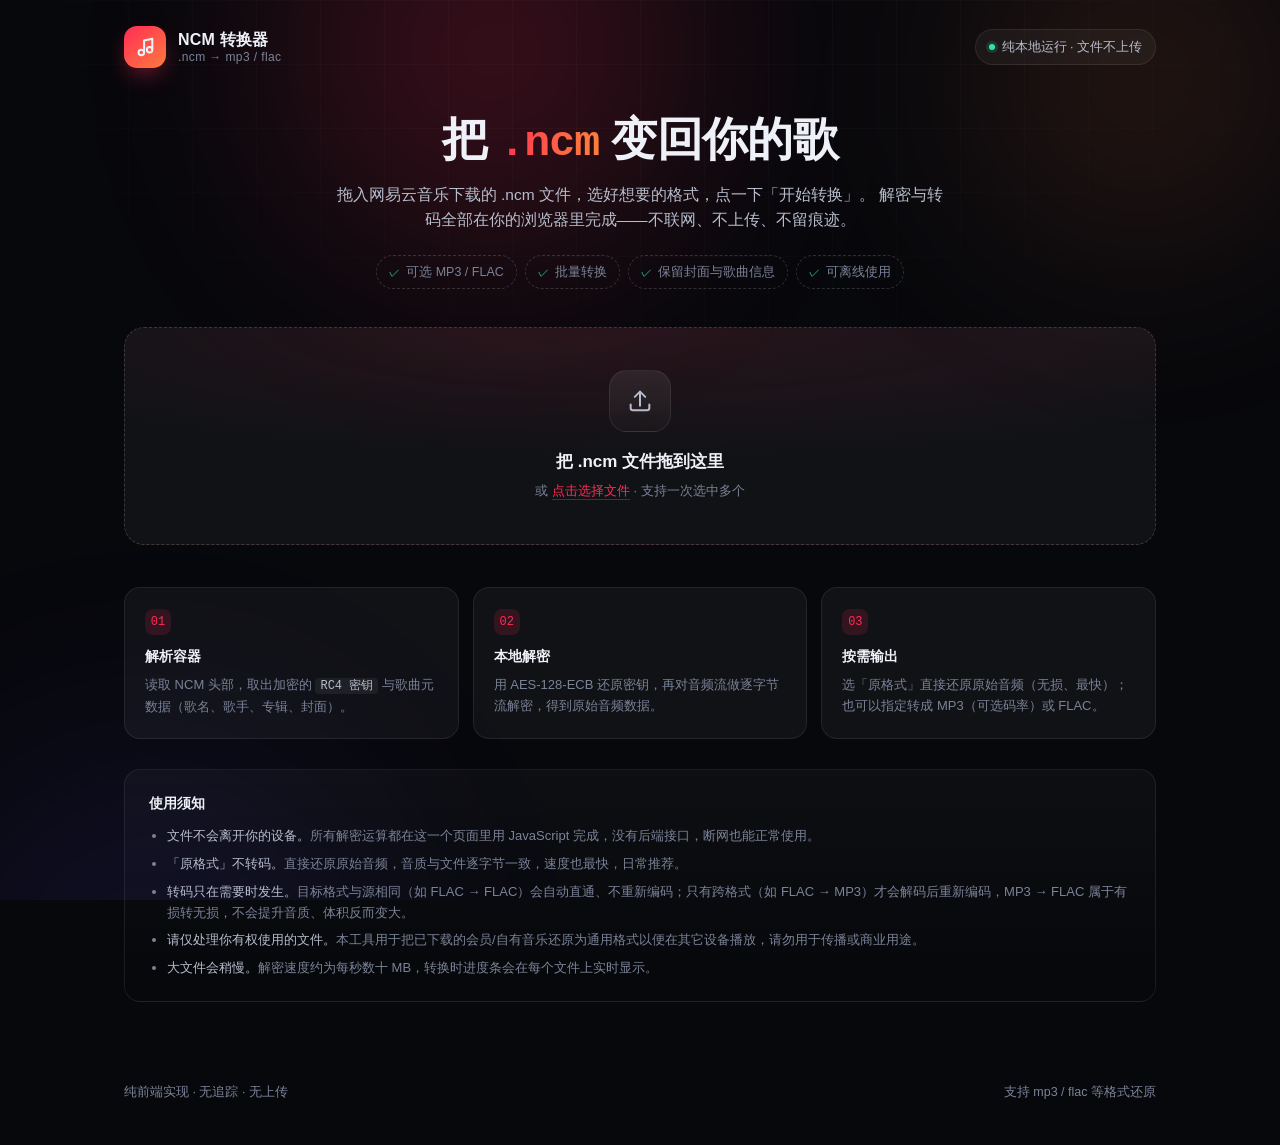
<file: index.html>
<!DOCTYPE html>
<html lang="zh-CN">
<head>
<meta charset="utf-8">
<meta name="viewport" content="width=device-width, initial-scale=1, viewport-fit=cover">
<title>NCM 转换器 · 把 .ncm 变回 MP3 / FLAC</title>
<meta name="description" content="网易云音乐 .ncm 文件转换工具：在浏览器本地解密为 MP3、FLAC 等通用格式，支持批量、保留歌曲信息与封面，文件不上传服务器。">
<meta name="color-scheme" content="dark">
<link rel="icon" href="data:image/svg+xml,%3Csvg xmlns='http://www.w3.org/2000/svg' viewBox='0 0 100 100'%3E%3Crect width='100' height='100' rx='24' fill='%23ff2d55'/%3E%3Cpath d='M62 24v34a11 11 0 1 1-6-9.8V36L40 41v26a11 11 0 1 1-6-9.8V33z' fill='%23fff'/%3E%3C/svg%3E">
<link rel="stylesheet" href="assets/style.css">
</head>
<body>

<div class="aurora" aria-hidden="true"><span></span><span></span><span></span></div>

<header class="topbar">
  <a class="brand" href="./index.html">
    <span class="brand-mark" aria-hidden="true">
      <svg viewBox="0 0 24 24" fill="none" stroke="currentColor" stroke-width="2.2" stroke-linecap="round" stroke-linejoin="round">
        <circle cx="8" cy="18" r="3"></circle>
        <path d="M11 18V5l9-2v11"></path>
        <circle cx="17" cy="15" r="3"></circle>
      </svg>
    </span>
    <span class="brand-text">
      <strong>NCM 转换器</strong>
      <em>.ncm → mp3 / flac</em>
    </span>
  </a>
  <div class="topbar-meta">
    <span class="pill"><i class="dot"></i><span class="long">纯本地运行 · 文件不上传</span><span class="short">本地运行</span></span>
  </div>
</header>

<main>
  <section class="hero">
    <h1>把 <span class="hl">.ncm</span> 变回你的歌</h1>
    <p class="lede">
      拖入网易云音乐下载的 .ncm 文件，选好想要的格式，点一下「开始转换」。
      解密与转码全部在你的浏览器里完成——不联网、不上传、不留痕迹。
    </p>
    <ul class="hero-tags">
      <li>可选 MP3 / FLAC</li>
      <li>批量转换</li>
      <li>保留封面与歌曲信息</li>
      <li>可离线使用</li>
    </ul>
  </section>

  <section class="dropzone" id="dropzone" tabindex="0" role="button"
           aria-label="选择或拖入 .ncm 文件">
    <div class="dz-inner">
      <div class="dz-icon" aria-hidden="true">
        <svg viewBox="0 0 24 24" fill="none" stroke="currentColor" stroke-width="1.7" stroke-linecap="round" stroke-linejoin="round">
          <path d="M12 16V4"></path>
          <path d="M7.5 8.5 12 4l4.5 4.5"></path>
          <path d="M4 15v3a2 2 0 0 0 2 2h12a2 2 0 0 0 2-2v-3"></path>
        </svg>
      </div>
      <p class="dz-title">把 .ncm 文件拖到这里</p>
      <p class="dz-sub">或 <span class="dz-link">点击选择文件</span> · 支持一次选中多个</p>
    </div>
    <input id="fileInput" type="file" accept=".ncm" multiple hidden>
  </section>

  <section class="board" id="board" hidden aria-live="polite">
    <div class="board-head">
      <div class="board-title">
        <h2>转换列表</h2>
        <p id="boardStats">—</p>
      </div>
      <div class="board-actions">
        <div class="field">
          <span class="field-label">输出格式</span>
          <div class="seg" id="formatSeg" role="radiogroup" aria-label="输出格式">
            <button type="button" class="seg-btn is-active" data-format="original" role="radio" aria-checked="true">原格式</button>
            <button type="button" class="seg-btn" data-format="mp3" role="radio" aria-checked="false">MP3</button>
            <button type="button" class="seg-btn" data-format="flac" role="radio" aria-checked="false">FLAC</button>
          </div>
        </div>
        <div class="field" id="bitrateField" hidden>
          <span class="field-label">码率</span>
          <select class="select" id="bitrateSel" aria-label="MP3 码率">
            <option value="128">128 kbps</option>
            <option value="192" selected>192 kbps</option>
            <option value="320">320 kbps</option>
          </select>
        </div>
        <button class="btn btn-ghost" id="zipBtn" type="button" disabled hidden>打包下载</button>
        <button class="btn btn-ghost" id="clearBtn" type="button">清空</button>
        <button class="btn btn-primary" id="startBtn" type="button" disabled>开始转换</button>
      </div>
    </div>
    <p class="board-hint" id="boardHint">原格式：直接还原原始音频，不重新编码，音质无损</p>
    <ul class="list" id="list"></ul>
  </section>

  <section class="grid-3">
    <div class="card">
      <span class="num">01</span>
      <h3>解析容器</h3>
      <p>读取 NCM 头部，取出加密的 <code>RC4 密钥</code> 与歌曲元数据（歌名、歌手、专辑、封面）。</p>
    </div>
    <div class="card">
      <span class="num">02</span>
      <h3>本地解密</h3>
      <p>用 AES-128-ECB 还原密钥，再对音频流做逐字节流解密，得到原始音频数据。</p>
    </div>
    <div class="card">
      <span class="num">03</span>
      <h3>按需输出</h3>
      <p>选「原格式」直接还原原始音频（无损、最快）；也可以指定转成 MP3（可选码率）或 FLAC。</p>
    </div>
  </section>

  <section class="notes">
    <h3>使用须知</h3>
    <ul>
      <li><strong>文件不会离开你的设备。</strong>所有解密运算都在这一个页面里用 JavaScript 完成，没有后端接口，断网也能正常使用。</li>
      <li><strong>「原格式」不转码。</strong>直接还原原始音频，音质与文件逐字节一致，速度也最快，日常推荐。</li>
      <li><strong>转码只在需要时发生。</strong>目标格式与源相同（如 FLAC → FLAC）会自动直通、不重新编码；只有跨格式（如 FLAC → MP3）才会解码后重新编码，MP3 → FLAC 属于有损转无损，不会提升音质、体积反而变大。</li>
      <li><strong>请仅处理你有权使用的文件。</strong>本工具用于把已下载的会员/自有音乐还原为通用格式以便在其它设备播放，请勿用于传播或商业用途。</li>
      <li><strong>大文件会稍慢。</strong>解密速度约为每秒数十 MB，转换时进度条会在每个文件上实时显示。</li>
    </ul>
  </section>
</main>

<footer>
  <span>纯前端实现 · 无追踪 · 无上传</span>
  <span>支持 mp3 / flac 等格式还原</span>
</footer>

<div class="toasts" id="toasts" aria-live="polite"></div>

<script src="vendor/lame.min.js"></script>
<script src="js/aes.js"></script>
<script src="js/flac-encoder.js"></script>
<script src="js/ncm.js"></script>
<script src="js/zip.js"></script>
<script src="js/transcode.js"></script>
<script src="js/app.js"></script>
</body>
</html>
</file>
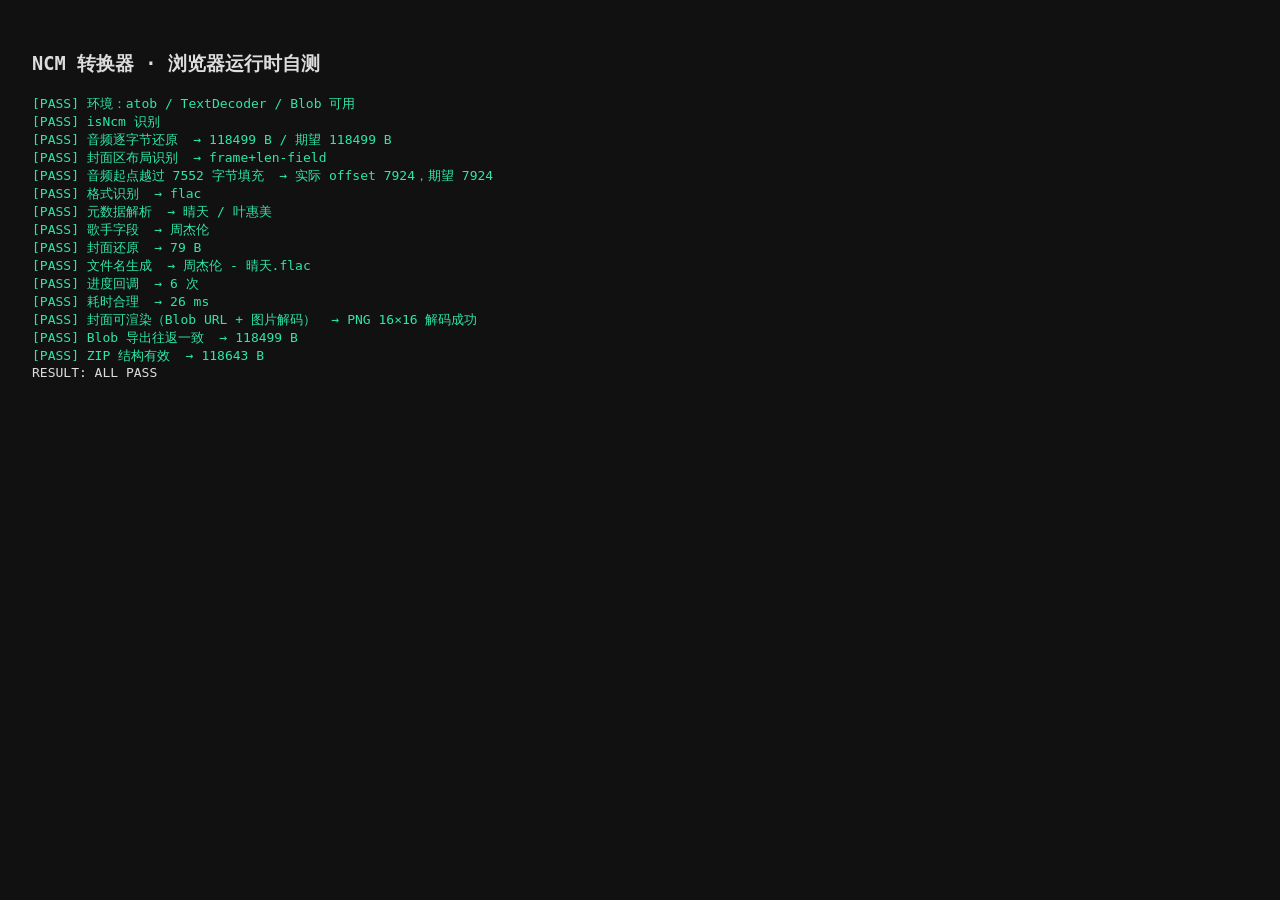
<file: test/browser-test.html>
<!DOCTYPE html>
<html lang="zh-CN">
<head>
<meta charset="utf-8">
<title>浏览器端功能自测</title>
<style>
  body { font-family: ui-monospace, Consolas, monospace; background: #111; color: #ddd; padding: 24px; }
  .pass { color: #2ee6a8; }
  .fail { color: #ff5d5d; }
</style>
</head>
<body>
<h3>NCM 转换器 · 浏览器运行时自测</h3>
<pre id="out">running…</pre>

<script src="../js/aes.js"></script>
<script src="../js/ncm.js"></script>
<script src="../js/zip.js"></script>
<script src="sample.js"></script>
<script>
function fnv1a(u8) {
  var h = 0x811c9dc5;
  for (var i = 0; i < u8.length; i++) {
    h ^= u8[i];
    h = Math.imul(h, 0x01000193) >>> 0;
  }
  return h.toString(16).padStart(8, '0');
}

function line(label, ok, extra) {
  var p = document.createElement('div');
  p.className = ok ? 'pass' : 'fail';
  p.textContent = (ok ? '[PASS] ' : '[FAIL] ') + label + (extra ? '  → ' + extra : '');
  document.getElementById('out').appendChild(p);
  if (!ok) window.__failed = true;
}

(async function () {
  var out = document.getElementById('out');
  out.textContent = '';
  try {
    var bin = atob(window.NCM_SAMPLE.b64);
    var bytes = new Uint8Array(bin.length);
    for (var i = 0; i < bin.length; i++) bytes[i] = bin.charCodeAt(i);

    line('环境：atob / TextDecoder / Blob 可用',
      typeof atob === 'function' && typeof TextDecoder === 'function' && typeof Blob === 'function');

    var ab = bytes.buffer.slice(bytes.byteOffset, bytes.byteOffset + bytes.byteLength);
    line('isNcm 识别', NcmParser.isNcm(ab));

    var progressCalls = 0;
    var t0 = performance.now();
    var res = await NcmParser.parse(ab, { onProgress: function () { progressCalls++; } });
    var cost = Math.round(performance.now() - t0);

    line('音频逐字节还原', fnv1a(res.audio) === NCM_SAMPLE.payloadHash && res.audio.length === NCM_SAMPLE.payloadSize,
      res.audio.length + ' B / 期望 ' + NCM_SAMPLE.payloadSize + ' B');
    // 关键回归点：音频起点必须在封面填充之后（旧实现会把填充当音频开头）
    var expectedStart = window.NCM_SAMPLE.size - window.NCM_SAMPLE.payloadSize;
    line('封面区布局识别', res.diag && res.diag.layout === 'frame+len-field', res.diag ? res.diag.layout : 'n/a');
    line('音频起点越过 ' + window.NCM_SAMPLE.padLen + ' 字节填充',
      res.diag && res.diag.audioStart === expectedStart,
      res.diag ? '实际 offset ' + res.diag.audioStart + '，期望 ' + expectedStart : 'n/a');

    line('格式识别', res.format === 'flac', res.format);
    line('元数据解析', res.meta && res.meta.musicName === '晴天' && res.meta.album === '叶惠美',
      res.meta ? res.meta.musicName + ' / ' + res.meta.album : 'null');
    line('歌手字段', res.artist === '周杰伦', res.artist);
    line('封面还原', res.image && res.image.length === NCM_SAMPLE.coverSize && fnv1a(res.image) === NCM_SAMPLE.coverHash,
      res.image ? res.image.length + ' B' : 'null');
    line('文件名生成', res.fileName === '周杰伦 - 晴天.flac', res.fileName);
    line('进度回调', progressCalls > 0, progressCalls + ' 次');
    line('耗时合理', cost < 2000, cost + ' ms');

    // 封面能被浏览器解码为图片对象
    var coverOk = await new Promise(function (resolve) {
      var img = new Image();
      var url = URL.createObjectURL(new Blob([res.image], { type: 'image/jpeg' }));
      img.onload = function () { URL.revokeObjectURL(url); resolve(true); };
      img.onerror = function () { URL.revokeObjectURL(url); resolve(false); };
      img.src = url;
      setTimeout(function () { resolve(false); }, 1500);
    });
    line('封面可渲染（Blob URL + 图片解码）', coverOk, coverOk ? 'PNG 16×16 解码成功' : '浏览器无法解码');

    // 下载链路：Blob 能否正确取回原始字节
    var dl = new Blob([res.audio], { type: 'audio/flac' });
    var back = new Uint8Array(await dl.arrayBuffer());
    line('Blob 导出往返一致', fnv1a(back) === NCM_SAMPLE.payloadHash && back.length === NCM_SAMPLE.payloadSize, dl.size + ' B');

    // ZIP 打包
    var zip = NcmZip.createZip([{ name: res.fileName, data: res.audio }]);
    var zb = new Uint8Array(await zip.arrayBuffer());
    var sig = zb[0] === 0x50 && zb[1] === 0x4b && zb[2] === 0x03 && zb[3] === 0x04;
    var eocd = zb[zb.length - 22] === 0x50 && zb[zb.length - 21] === 0x4b;
    line('ZIP 结构有效', sig && eocd, zip.size + ' B');

    var summary = document.createElement('div');
    summary.id = 'verdict';
    summary.textContent = window.__failed ? 'RESULT: FAILED' : 'RESULT: ALL PASS';
    out.appendChild(summary);
  } catch (e) {
    var err = document.createElement('div');
    err.className = 'fail';
    err.id = 'verdict';
    err.textContent = 'RESULT: EXCEPTION ' + (e && e.stack ? e.stack : e);
    out.appendChild(err);
  }
})();
</script>
</body>
</html>
</file>
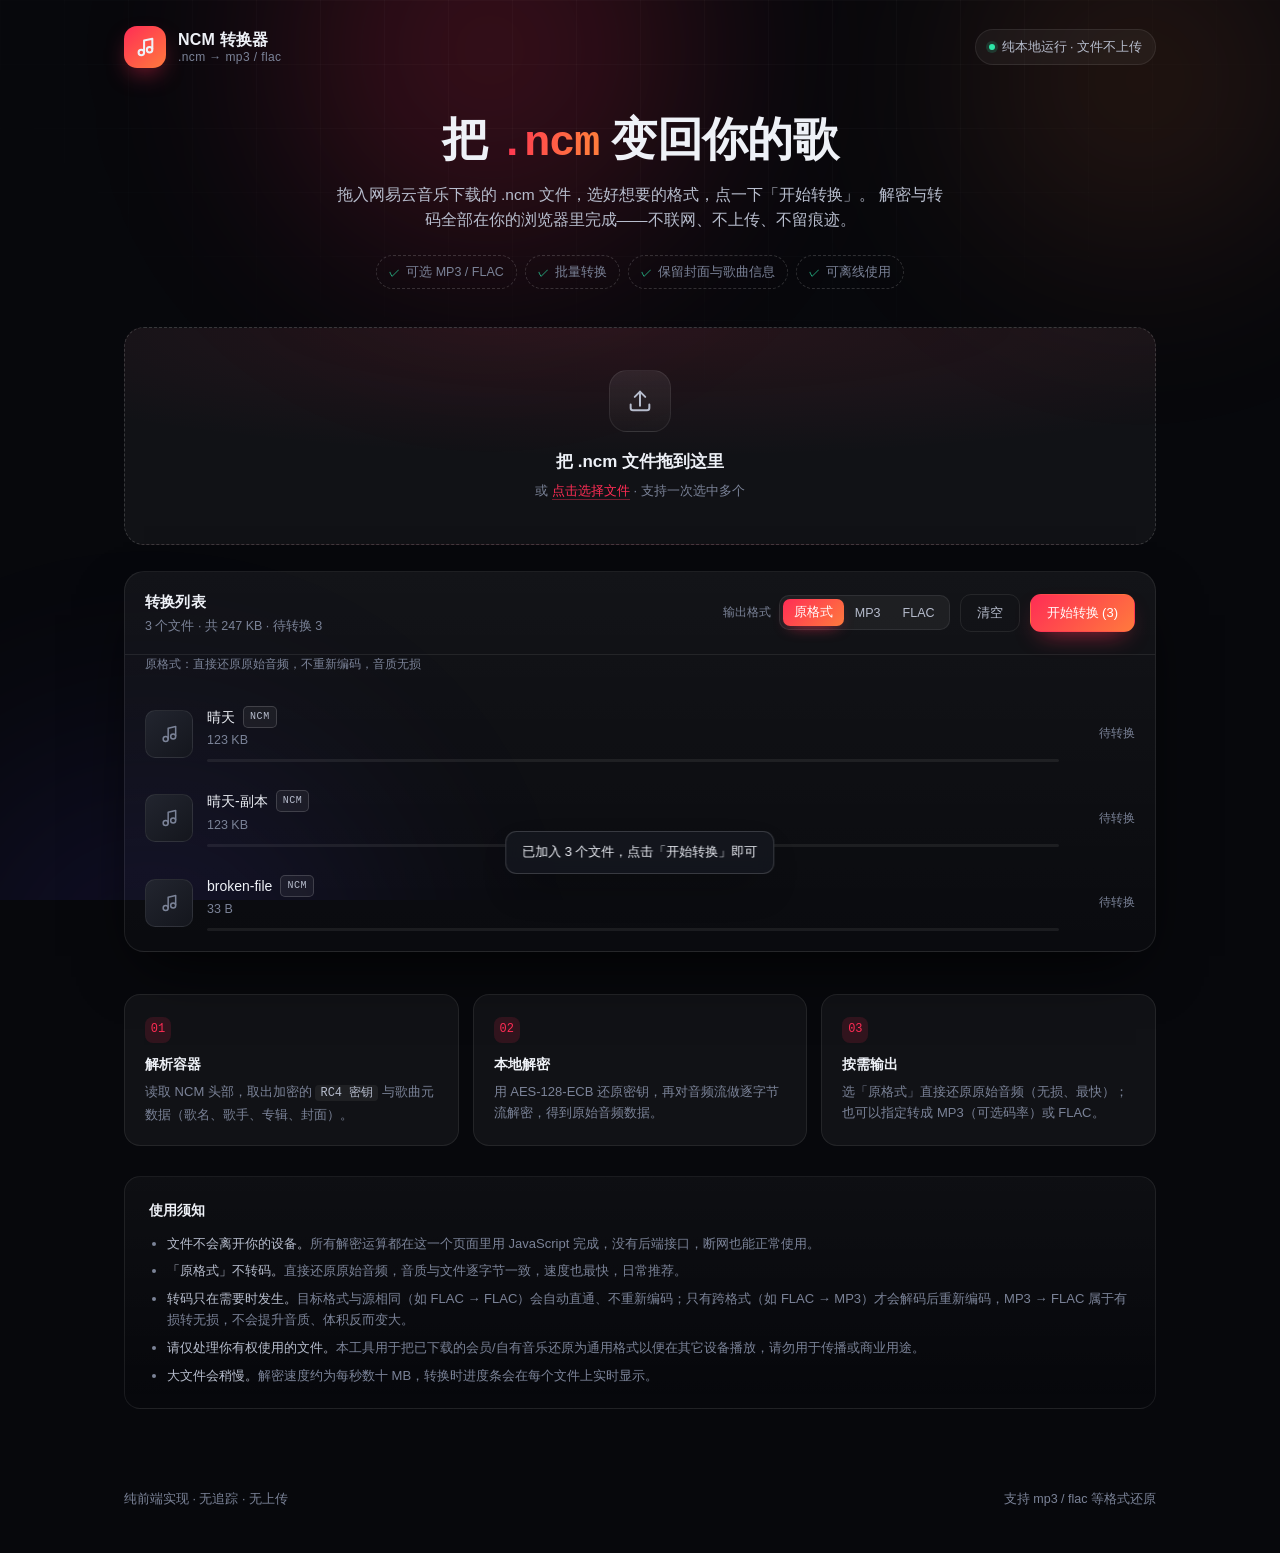
<file: test/preview.html>
<!DOCTYPE html>
<html lang="zh-CN">
<head>
<meta charset="utf-8">
<meta name="viewport" content="width=device-width, initial-scale=1, viewport-fit=cover">
<title>NCM 转换器 · 把 .ncm 变回 MP3 / FLAC</title>
<meta name="description" content="网易云音乐 .ncm 文件转换工具：在浏览器本地解密为 MP3、FLAC 等通用格式，支持批量、保留歌曲信息与封面，文件不上传服务器。">
<meta name="color-scheme" content="dark">
<link rel="icon" href="data:image/svg+xml,%3Csvg xmlns='http://www.w3.org/2000/svg' viewBox='0 0 100 100'%3E%3Crect width='100' height='100' rx='24' fill='%23ff2d55'/%3E%3Cpath d='M62 24v34a11 11 0 1 1-6-9.8V36L40 41v26a11 11 0 1 1-6-9.8V33z' fill='%23fff'/%3E%3C/svg%3E">
<link rel="stylesheet" href="../assets/style.css">
</head>
<body>

<div class="aurora" aria-hidden="true"><span></span><span></span><span></span></div>

<header class="topbar">
  <a class="brand" href="./index.html">
    <span class="brand-mark" aria-hidden="true">
      <svg viewBox="0 0 24 24" fill="none" stroke="currentColor" stroke-width="2.2" stroke-linecap="round" stroke-linejoin="round">
        <circle cx="8" cy="18" r="3"></circle>
        <path d="M11 18V5l9-2v11"></path>
        <circle cx="17" cy="15" r="3"></circle>
      </svg>
    </span>
    <span class="brand-text">
      <strong>NCM 转换器</strong>
      <em>.ncm → mp3 / flac</em>
    </span>
  </a>
  <div class="topbar-meta">
    <span class="pill"><i class="dot"></i><span class="long">纯本地运行 · 文件不上传</span><span class="short">本地运行</span></span>
  </div>
</header>

<main>
  <section class="hero">
    <h1>把 <span class="hl">.ncm</span> 变回你的歌</h1>
    <p class="lede">
      拖入网易云音乐下载的 .ncm 文件，选好想要的格式，点一下「开始转换」。
      解密与转码全部在你的浏览器里完成——不联网、不上传、不留痕迹。
    </p>
    <ul class="hero-tags">
      <li>可选 MP3 / FLAC</li>
      <li>批量转换</li>
      <li>保留封面与歌曲信息</li>
      <li>可离线使用</li>
    </ul>
  </section>

  <section class="dropzone" id="dropzone" tabindex="0" role="button"
           aria-label="选择或拖入 .ncm 文件">
    <div class="dz-inner">
      <div class="dz-icon" aria-hidden="true">
        <svg viewBox="0 0 24 24" fill="none" stroke="currentColor" stroke-width="1.7" stroke-linecap="round" stroke-linejoin="round">
          <path d="M12 16V4"></path>
          <path d="M7.5 8.5 12 4l4.5 4.5"></path>
          <path d="M4 15v3a2 2 0 0 0 2 2h12a2 2 0 0 0 2-2v-3"></path>
        </svg>
      </div>
      <p class="dz-title">把 .ncm 文件拖到这里</p>
      <p class="dz-sub">或 <span class="dz-link">点击选择文件</span> · 支持一次选中多个</p>
    </div>
    <input id="fileInput" type="file" accept=".ncm" multiple hidden>
  </section>

  <section class="board" id="board" hidden aria-live="polite">
    <div class="board-head">
      <div class="board-title">
        <h2>转换列表</h2>
        <p id="boardStats">—</p>
      </div>
      <div class="board-actions">
        <div class="field">
          <span class="field-label">输出格式</span>
          <div class="seg" id="formatSeg" role="radiogroup" aria-label="输出格式">
            <button type="button" class="seg-btn is-active" data-format="original" role="radio" aria-checked="true">原格式</button>
            <button type="button" class="seg-btn" data-format="mp3" role="radio" aria-checked="false">MP3</button>
            <button type="button" class="seg-btn" data-format="flac" role="radio" aria-checked="false">FLAC</button>
          </div>
        </div>
        <div class="field" id="bitrateField" hidden>
          <span class="field-label">码率</span>
          <select class="select" id="bitrateSel" aria-label="MP3 码率">
            <option value="128">128 kbps</option>
            <option value="192" selected>192 kbps</option>
            <option value="320">320 kbps</option>
          </select>
        </div>
        <button class="btn btn-ghost" id="zipBtn" type="button" disabled hidden>打包下载</button>
        <button class="btn btn-ghost" id="clearBtn" type="button">清空</button>
        <button class="btn btn-primary" id="startBtn" type="button" disabled>开始转换</button>
      </div>
    </div>
    <p class="board-hint" id="boardHint">原格式：直接还原原始音频，不重新编码，音质无损</p>
    <ul class="list" id="list"></ul>
  </section>

  <section class="grid-3">
    <div class="card">
      <span class="num">01</span>
      <h3>解析容器</h3>
      <p>读取 NCM 头部，取出加密的 <code>RC4 密钥</code> 与歌曲元数据（歌名、歌手、专辑、封面）。</p>
    </div>
    <div class="card">
      <span class="num">02</span>
      <h3>本地解密</h3>
      <p>用 AES-128-ECB 还原密钥，再对音频流做逐字节流解密，得到原始音频数据。</p>
    </div>
    <div class="card">
      <span class="num">03</span>
      <h3>按需输出</h3>
      <p>选「原格式」直接还原原始音频（无损、最快）；也可以指定转成 MP3（可选码率）或 FLAC。</p>
    </div>
  </section>

  <section class="notes">
    <h3>使用须知</h3>
    <ul>
      <li><strong>文件不会离开你的设备。</strong>所有解密运算都在这一个页面里用 JavaScript 完成，没有后端接口，断网也能正常使用。</li>
      <li><strong>「原格式」不转码。</strong>直接还原原始音频，音质与文件逐字节一致，速度也最快，日常推荐。</li>
      <li><strong>转码只在需要时发生。</strong>目标格式与源相同（如 FLAC → FLAC）会自动直通、不重新编码；只有跨格式（如 FLAC → MP3）才会解码后重新编码，MP3 → FLAC 属于有损转无损，不会提升音质、体积反而变大。</li>
      <li><strong>请仅处理你有权使用的文件。</strong>本工具用于把已下载的会员/自有音乐还原为通用格式以便在其它设备播放，请勿用于传播或商业用途。</li>
      <li><strong>大文件会稍慢。</strong>解密速度约为每秒数十 MB，转换时进度条会在每个文件上实时显示。</li>
    </ul>
  </section>
</main>

<footer>
  <span>纯前端实现 · 无追踪 · 无上传</span>
  <span>支持 mp3 / flac 等格式还原</span>
</footer>

<div class="toasts" id="toasts" aria-live="polite"></div>

<script src="../vendor/lame.min.js"></script>
<script src="../js/aes.js"></script>
<script src="../js/flac-encoder.js"></script>
<script src="../js/ncm.js"></script>
<script src="../js/zip.js"></script>
<script src="../js/transcode.js"></script>
<script src="../js/app.js"></script>

<script src="sample.js"></script>
<script>
// 预览专用：注入样本文件，触发真实的解析流程
setTimeout(function () {
  function makeFile(b64, name) {
    var bin = atob(b64), u8 = new Uint8Array(bin.length);
    for (var i = 0; i < bin.length; i++) u8[i] = bin.charCodeAt(i);
    return new File([u8], name, { type: 'application/octet-stream' });
  }
  var broken = new File([new TextEncoder().encode('this is definitely not a ncm file')], 'broken-file.ncm');
  window.NCMConverter.addFiles([
    makeFile(window.NCM_SAMPLE.b64, '晴天.ncm'),
    makeFile(window.NCM_SAMPLE.b64, '晴天-副本.ncm'),
    broken
  ]);

  // ?auto=mp3 / ?auto=orig：自动选择格式并开始转换，用于核对完成态
  var m = /[?&]auto=(mp3|orig)/.exec(location.search);
  if (m) {
    window.NCMConverter.setTarget(m[1] === 'mp3' ? 'mp3' : 'original');
    setTimeout(function () { window.NCMConverter.start(); }, 60);
  }
}, 120);
</script>
</body>
</html>
</file>
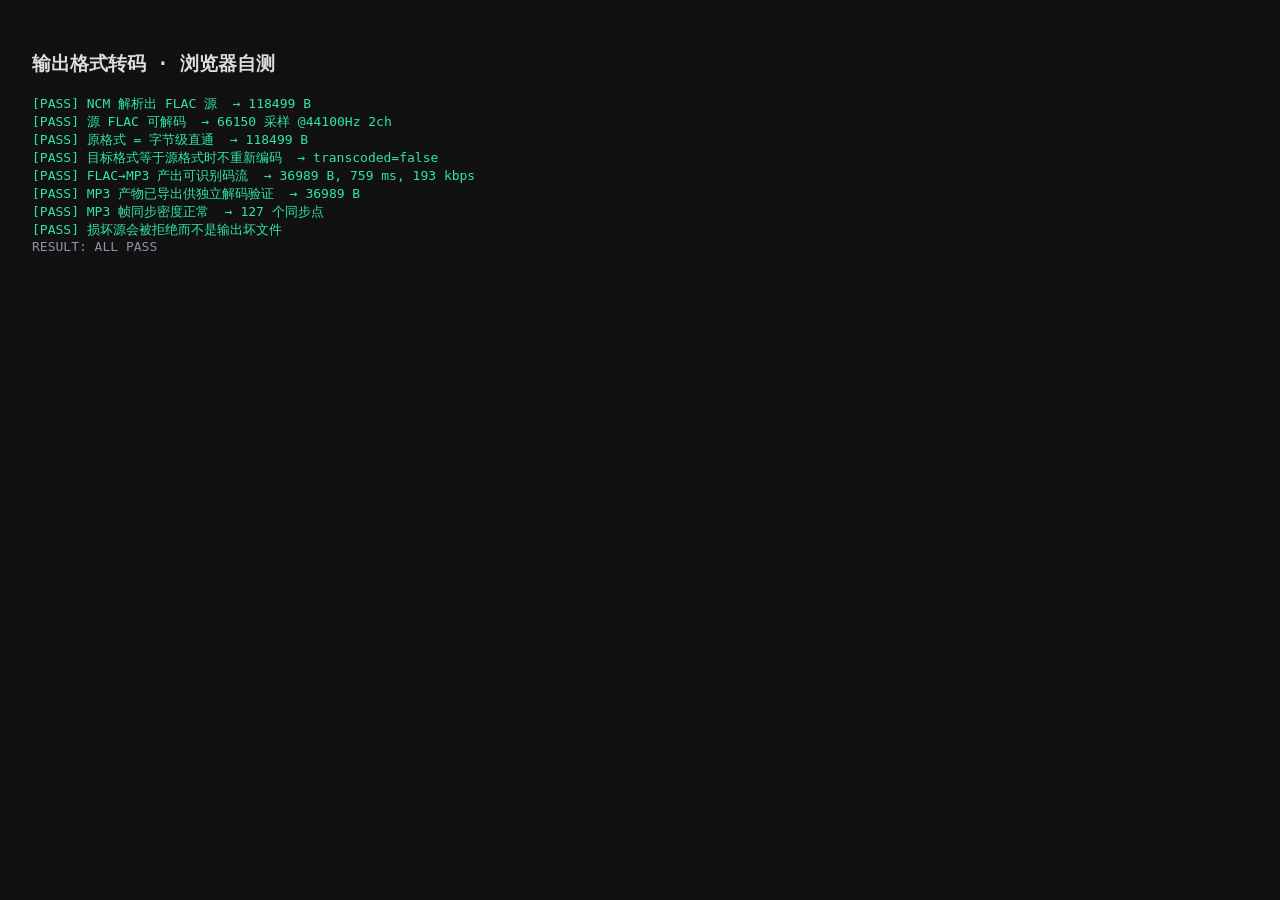
<file: test/transcode-test.html>
<!DOCTYPE html>
<html lang="zh-CN">
<head>
<meta charset="utf-8">
<title>格式转码自测</title>
<style>
  body { font-family: ui-monospace, Consolas, monospace; background: #111; color: #ddd; padding: 24px; }
  .pass { color: #2ee6a8; }
  .fail { color: #ff5d5d; }
  pre { color: #8b93a7; }
</style>
</head>
<body>
<h3>输出格式转码 · 浏览器自测</h3>
<pre id="out">running…</pre>

<script src="../vendor/lame.min.js"></script>
<script src="../js/flac-encoder.js"></script>
<script src="../js/aes.js"></script>
<script src="../js/ncm.js"></script>
<script src="../js/transcode.js"></script>
<script src="sample.js"></script>
<script>
function step(t) {
  var d = document.createElement('div');
  d.style.color = '#7b8398';
  d.textContent = '    · ' + t;
  document.getElementById('out').appendChild(d);
}

function line(label, ok, extra) {
  var p = document.createElement('div');
  p.className = ok ? 'pass' : 'fail';
  p.textContent = (ok ? '[PASS] ' : '[FAIL] ') + label + (extra ? '  → ' + extra : '');
  document.getElementById('out').appendChild(p);
  if (!ok) window.__failed = true;
}

var DECODE_CTX = null;
function decodePcm(bytes) {
  var copy = bytes.buffer.slice(bytes.byteOffset, bytes.byteOffset + bytes.byteLength);
  if (!DECODE_CTX) DECODE_CTX = new OfflineAudioContext(1, 1, 44100);
  var ctx = DECODE_CTX;
  return Promise.race([
    ctx.decodeAudioData(copy),
    new Promise(function (_, reject) {
      setTimeout(function () { reject(new Error('decodeAudioData 超时（' + bytes.length + ' B）')); }, 8000);
    })
  ]);
}

// 对齐后计算波形相关性
function correlate(a, b) {
  var n = Math.min(a.length, b.length, 8000);
  var best = -2, bestLag = 0;
  for (var lag = -1500; lag <= 1500; lag += 1) {
    if (lag >= 0) {
      if (lag + n >= a.length) continue;
      var x = a.subarray(lag, lag + n), y = b.subarray(0, n);
    } else {
      if (-lag + n >= b.length) continue;
      var x = a.subarray(0, n), y = b.subarray(-lag, -lag + n);
    }
    var sx = 0, sy = 0, sxy = 0, sxx = 0, syy = 0;
    for (var i = 0; i < n; i += 3) {
      sx += x[i]; sy += y[i]; sxy += x[i] * y[i]; sxx += x[i] * x[i]; syy += y[i] * y[i];
    }
    var m = n / 3;
    var den = Math.sqrt(m * sxx - sx * sx) * Math.sqrt(m * syy - sy * sy);
    var c = den ? (m * sxy - sx * sy) / den : 0;
    if (c > best) { best = c; bestLag = lag; }
  }
  return { corr: best, lag: bestLag };
}

(async function () {
  var out = document.getElementById('out');
  out.textContent = '';
  try {
    var bin = atob(window.NCM_SAMPLE.b64);
    var bytes = new Uint8Array(bin.length);
    for (var i = 0; i < bin.length; i++) bytes[i] = bin.charCodeAt(i);
    var ab = bytes.buffer.slice(0, bytes.byteLength);

    var parsed = await NcmParser.parse(ab, {});
    line('NCM 解析出 FLAC 源', parsed.format === 'flac' && parsed.audio.length > 1000,
      parsed.audio.length + ' B');

    // 源本身可被浏览器解码
    var srcBuf = await decodePcm(parsed.audio);
    line('源 FLAC 可解码', srcBuf.length > 0,
      srcBuf.length + ' 采样 @' + srcBuf.sampleRate + 'Hz ' + srcBuf.numberOfChannels + 'ch');

    // ---- 直通 ----
    var pass = await NcmTranscode.transcode(parsed, 'original', {});
    line('原格式 = 字节级直通', pass.data.length === parsed.audio.length && !pass.transcoded,
      pass.data.length + ' B');

    var sameFmt = await NcmTranscode.transcode(parsed, 'flac', {});
    line('目标格式等于源格式时不重新编码', !sameFmt.transcoded, 'transcoded=' + sameFmt.transcoded);

    // ---- FLAC → MP3 ----
    var t0 = performance.now();
    var mp3 = await NcmTranscode.transcode(parsed, 'mp3', { bitrate: 192 });
    var ms = Math.round(performance.now() - t0);
    var isMp3 = (mp3.data[0] === 0x49 && mp3.data[1] === 0x44 && mp3.data[2] === 0x33) ||
                (mp3.data[0] === 0xff && (mp3.data[1] & 0xe0) === 0xe0);
    line('FLAC→MP3 产出可识别码流', mp3.format === 'mp3' && mp3.transcoded && isMp3,
      mp3.data.length + ' B, ' + ms + ' ms, ' + (mp3.data.length / 1024 * 8 / (srcBuf.duration)).toFixed(0) + ' kbps');

    // 无头浏览器里第二次 decodeAudioData 会挂住（虚拟时间怪癖），
    // 因此这里把产物以 base64 输出，交给 Python + libsndfile 独立验证音质。
    var bin2 = '';
    for (var bi = 0; bi < mp3.data.length; bi++) bin2 += String.fromCharCode(mp3.data[bi]);
    var holder = document.createElement('div');
    holder.id = 'mp3base64';
    holder.style.display = 'none';
    holder.textContent = btoa(bin2);
    document.body.appendChild(holder);
    line('MP3 产物已导出供独立解码验证', mp3.data.length > 1000, mp3.data.length + ' B');

    // 帧头连续性抽查：每 200 字节内应能找到同步码
    var syncs = 0;
    for (var p2 = 0; p2 + 1 < mp3.data.length; p2++) {
      if (mp3.data[p2] === 0xff && (mp3.data[p2 + 1] & 0xe0) === 0xe0) syncs++;
    }
    line('MP3 帧同步密度正常', syncs > 10, syncs + ' 个同步点');

    // ---- 错误路径 ----
    var threw = false;
    try {
      await NcmTranscode.transcode({ audio: new Uint8Array([1, 2, 3, 4, 5]), format: 'mp3' }, 'flac', {});
    } catch (e) { threw = true; }
    line('损坏源会被拒绝而不是输出坏文件', threw);

    var verdict = document.createElement('div');
    verdict.id = 'verdict';
    verdict.textContent = window.__failed ? 'RESULT: FAILED' : 'RESULT: ALL PASS';
    out.appendChild(verdict);
  } catch (e) {
    var err = document.createElement('div');
    err.className = 'fail';
    err.id = 'verdict';
    err.textContent = 'RESULT: EXCEPTION ' + (e && e.stack ? e.stack : e);
    out.appendChild(err);
  }
})();
</script>
</body>
</html>
</file>
<file: assets/style.css>
/* ============================================================
   NCM 转换器 — 界面样式
   深色主题 / 玻璃拟态 / 红色主色（呼应网易云）
   ============================================================ */

:root {
  --bg: #07080c;
  --bg-soft: #0c0e14;
  --surface: rgba(255, 255, 255, 0.045);
  --surface-2: rgba(255, 255, 255, 0.07);
  --border: rgba(255, 255, 255, 0.08);
  --border-strong: rgba(255, 255, 255, 0.16);
  --text: #eef1f7;
  --text-soft: #b7bdcd;
  --muted: #7b8398;
  --accent: #ff2d55;
  --accent-2: #ff7a3d;
  --accent-soft: rgba(255, 45, 85, 0.14);
  --ok: #2ee6a8;
  --warn: #ffc95c;
  --err: #ff5d5d;
  --radius: 20px;
  --radius-sm: 12px;
  --shadow: 0 24px 60px -20px rgba(0, 0, 0, 0.9);
  --font: -apple-system, BlinkMacSystemFont, "Segoe UI", "PingFang SC",
    "Hiragino Sans GB", "Microsoft YaHei", "Noto Sans SC", sans-serif;
  --mono: "SF Mono", ui-monospace, "JetBrains Mono", Consolas, monospace;
}

* { box-sizing: border-box; }

html, body { height: 100%; }

body {
  margin: 0;
  background: var(--bg);
  color: var(--text);
  font-family: var(--font);
  font-size: 15px;
  line-height: 1.6;
  -webkit-font-smoothing: antialiased;
  text-rendering: optimizeLegibility;
  overflow-x: hidden;
}

/* ---------------- 背景光晕 ---------------- */
.aurora {
  position: fixed;
  inset: 0;
  z-index: 0;
  overflow: hidden;
  pointer-events: none;
}
.aurora span {
  position: absolute;
  display: block;
  border-radius: 50%;
  filter: blur(90px);
  opacity: 0.5;
}
.aurora span:nth-child(1) {
  width: 620px; height: 620px;
  top: -260px; left: 50%;
  margin-left: -460px;
  background: radial-gradient(circle, rgba(255, 45, 85, 0.55), transparent 68%);
}
.aurora span:nth-child(2) {
  width: 520px; height: 520px;
  top: -180px; right: -120px;
  background: radial-gradient(circle, rgba(255, 122, 61, 0.32), transparent 70%);
}
.aurora span:nth-child(3) {
  width: 700px; height: 700px;
  bottom: -420px; left: -200px;
  background: radial-gradient(circle, rgba(96, 78, 255, 0.28), transparent 70%);
}
.aurora::after {
  content: "";
  position: absolute;
  inset: 0;
  background-image:
    linear-gradient(rgba(255, 255, 255, 0.022) 1px, transparent 1px),
    linear-gradient(90deg, rgba(255, 255, 255, 0.022) 1px, transparent 1px);
  background-size: 64px 64px;
  mask-image: radial-gradient(ellipse 80% 60% at 50% 0%, #000 30%, transparent 75%);
  -webkit-mask-image: radial-gradient(ellipse 80% 60% at 50% 0%, #000 30%, transparent 75%);
}

/* ---------------- 顶栏 ---------------- */
.topbar {
  position: relative;
  z-index: 2;
  display: flex;
  align-items: center;
  justify-content: space-between;
  gap: 16px;
  max-width: 1080px;
  margin: 0 auto;
  padding: 26px 24px 0;
}
.brand {
  display: flex;
  align-items: center;
  gap: 12px;
  text-decoration: none;
  color: inherit;
}
.brand-mark {
  display: grid;
  place-items: center;
  width: 42px; height: 42px;
  border-radius: 13px;
  background: linear-gradient(140deg, var(--accent), var(--accent-2));
  box-shadow: 0 10px 26px -10px rgba(255, 45, 85, 0.9);
  flex: none;
}
.brand-mark svg { width: 22px; height: 22px; display: block; }
.brand-text { display: flex; flex-direction: column; line-height: 1.25; }
.brand-text strong { font-size: 16px; letter-spacing: 0.2px; }
.brand-text em {
  font-style: normal;
  font-size: 12px;
  color: var(--muted);
  letter-spacing: 0.4px;
}
.topbar-meta { display: flex; align-items: center; gap: 10px; }
.pill {
  display: inline-flex;
  align-items: center;
  gap: 7px;
  padding: 7px 13px;
  border-radius: 999px;
  border: 1px solid var(--border);
  background: var(--surface);
  color: var(--text-soft);
  font-size: 12.5px;
  white-space: nowrap;
}
.pill .dot {
  width: 6px; height: 6px;
  border-radius: 50%;
  background: var(--ok);
  box-shadow: 0 0 0 3px rgba(46, 230, 168, 0.16);
}
.pill .short { display: none; }

/* ---------------- 主体 ---------------- */
main {
  position: relative;
  z-index: 2;
  max-width: 1080px;
  margin: 0 auto;
  padding: 44px 24px 80px;
}

.hero { text-align: center; margin-bottom: 38px; }
.hero h1 {
  margin: 0 0 14px;
  font-size: clamp(30px, 5.2vw, 46px);
  line-height: 1.18;
  letter-spacing: -0.6px;
  font-weight: 700;
}
.hero .hl {
  background: linear-gradient(100deg, var(--accent) 0%, var(--accent-2) 88%);
  -webkit-background-clip: text;
  background-clip: text;
  color: transparent;
  font-family: var(--mono);
  font-size: 0.94em;
  letter-spacing: -1px;
}
.lede {
  max-width: 620px;
  margin: 0 auto;
  color: var(--text-soft);
  font-size: 15.5px;
}
.hero-tags {
  display: flex;
  flex-wrap: wrap;
  justify-content: center;
  gap: 8px;
  margin: 22px 0 0;
  padding: 0;
  list-style: none;
}
.hero-tags li {
  padding: 6px 12px;
  font-size: 12.5px;
  color: var(--muted);
  border-radius: 999px;
  border: 1px dashed var(--border-strong);
}
.hero-tags li::before {
  content: "✓";
  margin-right: 6px;
  color: var(--ok);
  font-size: 11px;
}

/* ---------------- 拖拽区 ---------------- */
.dropzone {
  position: relative;
  display: grid;
  place-items: center;
  min-height: 218px;
  padding: 34px 24px;
  border-radius: var(--radius);
  border: 1.5px dashed rgba(255, 255, 255, 0.16);
  background:
    radial-gradient(120% 100% at 50% 0%, rgba(255, 45, 85, 0.09), transparent 60%),
    var(--surface);
  cursor: pointer;
  transition: border-color 0.22s ease, background 0.22s ease, transform 0.22s ease,
    box-shadow 0.22s ease;
  outline: none;
}
.dropzone:hover,
.dropzone:focus-visible {
  border-color: rgba(255, 45, 85, 0.5);
  background:
    radial-gradient(120% 100% at 50% 0%, rgba(255, 45, 85, 0.14), transparent 62%),
    var(--surface-2);
}
.dropzone:focus-visible { box-shadow: 0 0 0 4px rgba(255, 45, 85, 0.18); }
.dropzone.is-drag {
  border-color: var(--accent);
  background:
    radial-gradient(120% 100% at 50% 0%, rgba(255, 45, 85, 0.22), transparent 66%),
    rgba(255, 45, 85, 0.06);
  transform: scale(1.006);
  box-shadow: 0 0 0 1px rgba(255, 45, 85, 0.35), 0 30px 70px -30px rgba(255, 45, 85, 0.7);
}
.dz-inner { text-align: center; pointer-events: none; }
.dz-icon {
  width: 62px; height: 62px;
  margin: 0 auto 16px;
  display: grid;
  place-items: center;
  border-radius: 18px;
  border: 1px solid var(--border);
  background: linear-gradient(180deg, rgba(255, 255, 255, 0.08), rgba(255, 255, 255, 0.02));
  color: var(--text-soft);
  transition: color 0.2s ease, transform 0.25s cubic-bezier(0.2, 0.9, 0.3, 1.4);
}
.dropzone:hover .dz-icon,
.dropzone.is-drag .dz-icon { color: var(--accent); transform: translateY(-3px); }
.dz-icon svg { width: 28px; height: 28px; }
.dz-title { margin: 0 0 6px; font-size: 17px; font-weight: 600; }
.dz-sub { margin: 0; font-size: 13px; color: var(--muted); }
.dz-link {
  color: var(--accent);
  border-bottom: 1px solid rgba(255, 45, 85, 0.4);
  padding-bottom: 1px;
}

/* ---------------- 列表板 ---------------- */
.board {
  margin-top: 26px;
  border-radius: var(--radius);
  border: 1px solid var(--border);
  background: linear-gradient(180deg, rgba(255, 255, 255, 0.05), rgba(255, 255, 255, 0.015));
  box-shadow: var(--shadow);
  overflow: hidden;
  animation: rise 0.32s ease both;
}
@keyframes rise {
  from { opacity: 0; transform: translateY(10px); }
  to { opacity: 1; transform: none; }
}
.board-head {
  display: flex;
  align-items: center;
  justify-content: space-between;
  gap: 16px;
  flex-wrap: wrap;
  padding: 18px 20px;
  border-bottom: 1px solid var(--border);
}
.board-title h2 { margin: 0; font-size: 15px; font-weight: 600; letter-spacing: 0.2px; }
.board-title p { margin: 2px 0 0; font-size: 12.5px; color: var(--muted); font-variant-numeric: tabular-nums; }
.board-actions { display: flex; align-items: center; gap: 10px; flex-wrap: wrap; }

/* 输出格式分段控件 */
.field { display: flex; align-items: center; gap: 8px; }
.field-label { font-size: 12px; color: var(--muted); white-space: nowrap; }
.field[hidden] { display: none; }

.seg {
  display: inline-flex;
  padding: 3px;
  border-radius: 10px;
  background: rgba(255, 255, 255, 0.05);
  border: 1px solid var(--border);
}
.seg-btn {
  appearance: none;
  border: 0;
  background: transparent;
  color: var(--text-soft);
  font-family: inherit;
  font-size: 12.5px;
  padding: 5px 11px;
  border-radius: 7px;
  cursor: pointer;
  transition: background 0.18s ease, color 0.18s ease;
  white-space: nowrap;
}
.seg-btn:hover:not(.is-active) { color: var(--text); background: rgba(255, 255, 255, 0.05); }
.seg-btn.is-active {
  background: linear-gradient(135deg, var(--accent), var(--accent-2));
  color: #fff;
  box-shadow: 0 6px 16px -8px rgba(255, 45, 85, 0.9);
}
.seg.is-locked { opacity: 0.45; pointer-events: none; }

.select {
  appearance: none;
  -webkit-appearance: none;
  background-color: rgba(255, 255, 255, 0.06);
  border: 1px solid var(--border-strong);
  color: var(--text);
  font-family: inherit;
  font-size: 12.5px;
  padding: 6px 28px 6px 10px;
  border-radius: 9px;
  cursor: pointer;
  background-image: url("data:image/svg+xml,%3Csvg xmlns='http://www.w3.org/2000/svg' width='12' height='12' viewBox='0 0 24 24' fill='none' stroke='%23b7bdcd' stroke-width='2.5' stroke-linecap='round'%3E%3Cpath d='M6 9l6 6 6-6'/%3E%3C/svg%3E");
  background-repeat: no-repeat;
  background-position: right 8px center;
}
.select:disabled { opacity: 0.45; cursor: not-allowed; }
.select option { background: #14161d; color: var(--text); }

.board-hint {
  margin: 0;
  padding: 0 20px 12px;
  font-size: 12px;
  color: var(--muted);
  transition: color 0.2s ease;
}
.board-hint.is-warn { color: var(--warn); }

.btn {
  appearance: none;
  border: 1px solid transparent;
  border-radius: 11px;
  padding: 9px 16px;
  font-size: 13px;
  font-family: inherit;
  font-weight: 500;
  cursor: pointer;
  transition: transform 0.15s ease, background 0.2s ease, border-color 0.2s ease, opacity 0.2s;
  white-space: nowrap;
}
.btn:active { transform: translateY(1px); }
.btn:disabled { opacity: 0.42; cursor: not-allowed; }
.btn-primary {
  background: linear-gradient(135deg, var(--accent), var(--accent-2));
  color: #fff;
  box-shadow: 0 10px 24px -12px rgba(255, 45, 85, 0.9);
}
.btn-primary:not(:disabled):hover { filter: brightness(1.08); }
.btn-ghost {
  background: transparent;
  border-color: var(--border);
  color: var(--text-soft);
}
.btn-ghost:not(:disabled):hover { background: var(--surface-2); border-color: var(--border-strong); color: var(--text); }

.list { margin: 0; padding: 8px; list-style: none; display: flex; flex-direction: column; gap: 4px; }

.row {
  display: grid;
  grid-template-columns: 48px minmax(0, 1fr) auto;
  align-items: center;
  gap: 14px;
  padding: 12px;
  border-radius: var(--radius-sm);
  transition: background 0.18s ease;
  animation: rowIn 0.3s ease both;
}
@keyframes rowIn {
  from { opacity: 0; transform: translateY(6px); }
  to { opacity: 1; transform: none; }
}
.row:hover { background: rgba(255, 255, 255, 0.035); }

.row-cover {
  width: 48px; height: 48px;
  border-radius: 10px;
  overflow: hidden;
  background: linear-gradient(140deg, #22252f, #14161d);
  border: 1px solid var(--border);
  display: grid;
  place-items: center;
  flex: none;
}
.row-cover img { width: 100%; height: 100%; object-fit: cover; display: block; }
.row-cover svg { width: 20px; height: 20px; color: var(--muted); }

.row-main { min-width: 0; }
.row-line1 { display: flex; align-items: center; gap: 8px; min-width: 0; }
.row-title {
  font-size: 14px;
  font-weight: 500;
  white-space: nowrap;
  overflow: hidden;
  text-overflow: ellipsis;
  min-width: 0;
}
.badge {
  flex: none;
  font-family: var(--mono);
  font-size: 10px;
  letter-spacing: 0.6px;
  text-transform: uppercase;
  padding: 2px 6px;
  border-radius: 5px;
  border: 1px solid var(--border-strong);
  color: var(--text-soft);
  background: rgba(255, 255, 255, 0.05);
}
.badge.flac { color: #8fd0ff; border-color: rgba(143, 208, 255, 0.35); background: rgba(143, 208, 255, 0.1); }
.badge.mp3  { color: #ffd68a; border-color: rgba(255, 214, 138, 0.32); background: rgba(255, 214, 138, 0.1); }
.badge.ok   { color: var(--ok); border-color: rgba(46, 230, 168, 0.35); background: rgba(46, 230, 168, 0.1); }
.badge.err  { color: var(--err); border-color: rgba(255, 93, 93, 0.35); background: rgba(255, 93, 93, 0.1); }

.row-line2 {
  margin-top: 2px;
  font-size: 12.5px;
  color: var(--muted);
  white-space: nowrap;
  overflow: hidden;
  text-overflow: ellipsis;
  font-variant-numeric: tabular-nums;
}
.row-line2 .err-text { color: var(--err); }

.bar {
  position: relative;
  height: 3px;
  margin-top: 9px;
  border-radius: 999px;
  background: rgba(255, 255, 255, 0.07);
  overflow: hidden;
}
.bar > i {
  display: block;
  height: 100%;
  width: 0;
  border-radius: inherit;
  background: linear-gradient(90deg, var(--accent), var(--accent-2));
  transition: width 0.18s linear;
}
.bar.is-done > i { background: linear-gradient(90deg, #16b98a, var(--ok)); }
.bar.is-done { opacity: 0.55; height: 2px; }

.row-side { display: flex; align-items: center; gap: 10px; }
.row-status {
  font-size: 12px;
  color: var(--muted);
  font-variant-numeric: tabular-nums;
  min-width: 62px;
  text-align: right;
}
.row-status.ok { color: var(--ok); }

.btn-dl {
  appearance: none;
  border: 1px solid var(--border-strong);
  background: rgba(255, 255, 255, 0.06);
  color: var(--text);
  border-radius: 9px;
  padding: 7px 13px;
  font-size: 12.5px;
  font-family: inherit;
  cursor: pointer;
  transition: all 0.18s ease;
  white-space: nowrap;
}
.btn-dl:hover { background: var(--accent); border-color: var(--accent); color: #fff; }
.btn-dl:disabled { opacity: 0.35; cursor: not-allowed; }
.btn-dl[hidden] { display: none; }

/* ---------------- 步骤 / 说明 ---------------- */
.grid-3 {
  display: grid;
  grid-template-columns: repeat(3, minmax(0, 1fr));
  gap: 14px;
  margin-top: 42px;
}
.card {
  padding: 20px;
  border-radius: 16px;
  border: 1px solid var(--border);
  background: var(--surface);
}
.card .num {
  display: inline-grid;
  place-items: center;
  width: 26px; height: 26px;
  border-radius: 8px;
  font-family: var(--mono);
  font-size: 12px;
  color: var(--accent);
  background: var(--accent-soft);
  margin-bottom: 10px;
}
.card h3 { margin: 0 0 6px; font-size: 14px; font-weight: 600; }
.card p { margin: 0; font-size: 13px; color: var(--muted); line-height: 1.65; }
.card code {
  font-family: var(--mono);
  font-size: 12px;
  color: var(--text-soft);
  background: rgba(255, 255, 255, 0.06);
  padding: 1px 5px;
  border-radius: 4px;
}

.notes {
  margin-top: 30px;
  padding: 22px 24px;
  border-radius: 16px;
  border: 1px solid var(--border);
  background: linear-gradient(180deg, rgba(255, 255, 255, 0.03), transparent);
}
.notes h3 { margin: 0 0 12px; font-size: 14px; font-weight: 600; }
.notes ul { margin: 0; padding-left: 18px; }
.notes li { font-size: 13px; color: var(--muted); margin-bottom: 7px; }
.notes li:last-child { margin-bottom: 0; }
.notes strong { color: var(--text-soft); font-weight: 500; }

footer {
  position: relative;
  z-index: 2;
  max-width: 1080px;
  margin: 0 auto;
  padding: 0 24px 48px;
  color: var(--muted);
  font-size: 12.5px;
  display: flex;
  justify-content: space-between;
  gap: 16px;
  flex-wrap: wrap;
}

/* ---------------- 提示条 ---------------- */
.toasts {
  position: fixed;
  left: 50%;
  bottom: 26px;
  transform: translateX(-50%);
  z-index: 50;
  display: flex;
  flex-direction: column;
  gap: 8px;
  align-items: center;
  pointer-events: none;
}
.toast {
  padding: 10px 16px;
  border-radius: 11px;
  font-size: 13px;
  color: var(--text);
  background: rgba(20, 22, 30, 0.92);
  border: 1px solid var(--border-strong);
  box-shadow: 0 18px 40px -18px #000;
  backdrop-filter: blur(10px);
  animation: toastIn 0.25s ease both;
  max-width: min(90vw, 520px);
}
.toast.err { border-color: rgba(255, 93, 93, 0.5); }
.toast.ok { border-color: rgba(46, 230, 168, 0.45); }
@keyframes toastIn {
  from { opacity: 0; transform: translateY(10px) scale(0.97); }
  to { opacity: 1; transform: none; }
}
.toast.out { animation: toastOut 0.22s ease both; }
@keyframes toastOut {
  to { opacity: 0; transform: translateY(6px); }
}

/* ---------------- 响应式 ---------------- */
@media (max-width: 720px) {
  main { padding: 32px 16px 60px; }
  .topbar { padding: 18px 16px 0; }
  .topbar-meta .pill span.long { display: none; }
  .topbar-meta .pill span.short { display: inline; }
  .grid-3 { grid-template-columns: 1fr; }
  .dropzone { min-height: 180px; }
  .row { grid-template-columns: 42px minmax(0, 1fr); gap: 12px; row-gap: 10px; }
  .row-cover { width: 42px; height: 42px; }
  .row-side { grid-column: 1 / -1; justify-content: flex-end; }
  .board-head { padding: 14px 16px; }
  .board-actions { width: 100%; gap: 8px; }
  .board-actions .btn { flex: 1; }
  .field { width: 100%; justify-content: space-between; }
  .seg { flex: 1; }
  .seg-btn { flex: 1; }
  .board-hint { padding: 0 16px 10px; }
  footer { padding: 0 16px 36px; }
}

@media (prefers-reduced-motion: reduce) {
  * { animation: none !important; transition: none !important; }
}
</file>
